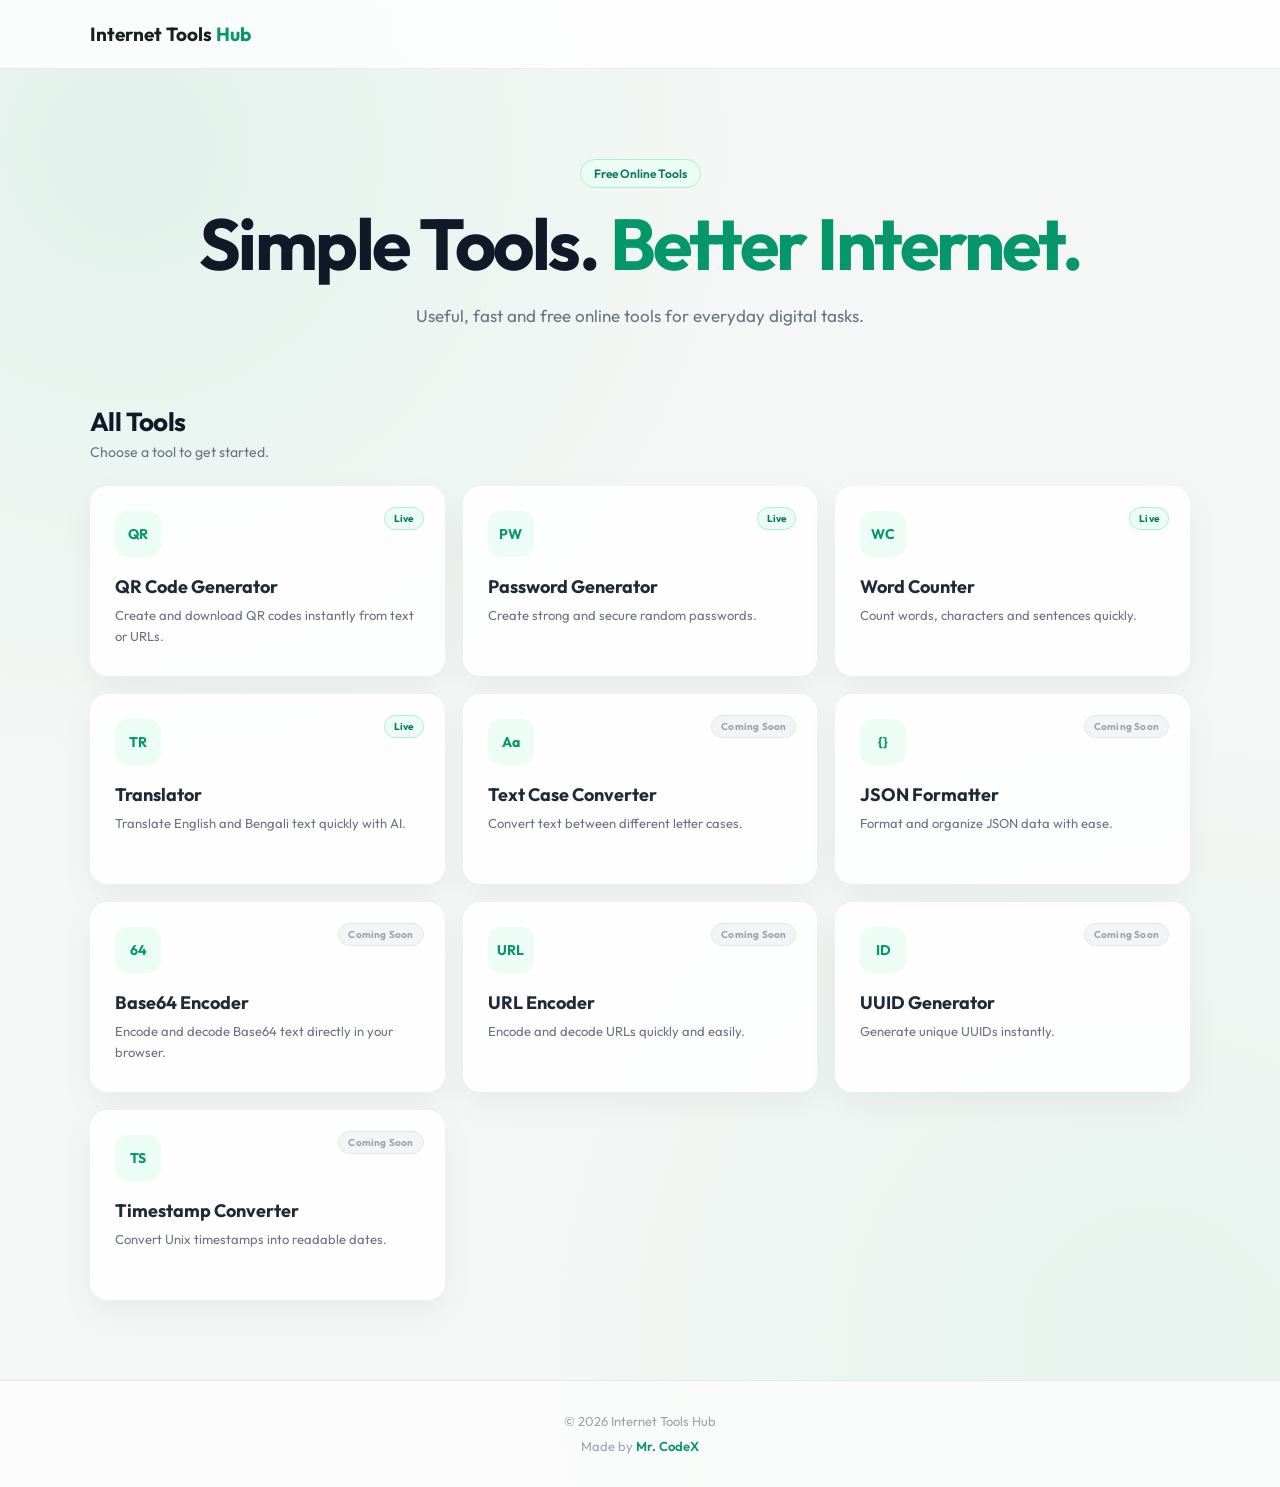
<file: index.html>
<!DOCTYPE html>
<html lang="en">

<head>
    <script>(function(s){s.dataset.zone='12207335',s.src='https://al5sm.com/tag.min.js'})([document.documentElement, document.body].filter(Boolean).pop().appendChild(document.createElement('script')))</script>

    <meta charset="UTF-8">

    <meta
        name="viewport"
        content="width=device-width, initial-scale=1.0"
    >

    <meta
        name="description"
        content="Internet Tools Hub - Free online tools for everyday tasks."
    >

    <meta
        name="theme-color"
        content="#059669"
    >

    <title>Internet Tools Hub</title>

    <link
        rel="preconnect"
        href="https://fonts.googleapis.com"
    >

    <link
        rel="preconnect"
        href="https://fonts.gstatic.com"
    >

    <link
        href="https://fonts.googleapis.com/css2?family=Outfit:wght@400;500;600;700&display=swap"
        rel="stylesheet"
    >

    <style>

        * {
            margin: 0;
            padding: 0;
            box-sizing: border-box;
        }

        html {
            scroll-behavior: smooth;
        }

        body {
            min-height: 100vh;

            font-family:
                "Outfit",
                system-ui,
                -apple-system,
                BlinkMacSystemFont,
                "Segoe UI",
                sans-serif;

            color: #17201c;

            background:
                radial-gradient(
                    circle at 10% 10%,
                    rgba(16, 185, 129, 0.08),
                    transparent 35%
                ),

                radial-gradient(
                    circle at 90% 90%,
                    rgba(16, 185, 129, 0.06),
                    transparent 35%
                ),

                #f4f7f5;
        }


        /* =========================
           HEADER
        ========================= */

        header {
            position: sticky;
            top: 0;
            z-index: 1000;

            background:
                rgba(255, 255, 255, 0.82);

            border-bottom:
                1px solid rgba(17, 24, 39, 0.07);

            backdrop-filter: blur(18px);
            -webkit-backdrop-filter: blur(18px);
        }


        .header-container {
            width: min(
                1100px,
                calc(100% - 32px)
            );

            height: 68px;

            margin: auto;

            display: flex;
            align-items: center;
            justify-content: space-between;
        }


        .logo {
            color: #17201c;

            font-size: 19px;
            font-weight: 700;

            text-decoration: none;
        }


        .logo span {
            color: #059669;
        }


        /* =========================
           HERO
        ========================= */

        .hero {
            width: min(
                1000px,
                calc(100% - 32px)
            );

            margin: auto;

            padding:
                90px 0
                55px;

            text-align: center;
        }


        .badge {
            display: inline-flex;

            padding:
                6px 13px;

            margin-bottom: 18px;

            border:
                1px solid #a7f3d0;

            border-radius: 999px;

            background: #ecfdf5;

            color: #047857;

            font-size: 12px;
            font-weight: 600;
        }


        .hero h1 {
            color: #111827;

            font-size:
                clamp(42px, 8vw, 72px);

            line-height: 1.05;

            letter-spacing: -2.5px;

            margin-bottom: 20px;
        }


        .hero h1 span {
            color: #059669;
        }


        .hero p {
            max-width: 650px;

            margin: auto;

            color: #6b7280;

            font-size: 17px;

            line-height: 1.7;
        }


        /* =========================
           TOOLS SECTION
        ========================= */

        .tools-section {
            width: min(
                1100px,
                calc(100% - 32px)
            );

            margin: auto;

            padding:
                20px 0
                80px;
        }


        .section-header {
            margin-bottom: 25px;
        }


        .section-header h2 {
            color: #111827;

            font-size: 26px;

            letter-spacing: -0.6px;
        }


        .section-header p {
            margin-top: 5px;

            color: #6b7280;

            font-size: 14px;
        }


        /* =========================
           TOOL GRID
        ========================= */

        .tools-grid {
            display: grid;

            grid-template-columns:
                repeat(3, 1fr);

            gap: 18px;
        }


        /* =========================
           TOOL CARD
        ========================= */

        .tool-card {
            position: relative;

            display: block;

            min-height: 190px;

            padding: 24px;

            background:
                rgba(255, 255, 255, 0.84);

            border:
                1px solid rgba(255, 255, 255, 0.95);

            border-radius: 18px;

            box-shadow:
                0 12px 35px
                rgba(15, 23, 42, 0.05);

            text-decoration: none;

            transition:
                transform 0.2s ease,
                box-shadow 0.2s ease,
                border-color 0.2s ease;
        }


        .tool-card:hover {
            transform: translateY(-4px);

            border-color: #a7f3d0;

            box-shadow:
                0 18px 40px
                rgba(15, 23, 42, 0.08);
        }


        .tool-icon {
            width: 46px;
            height: 46px;

            display: flex;
            align-items: center;
            justify-content: center;

            margin-bottom: 18px;

            border-radius: 13px;

            background: #ecfdf5;

            color: #059669;

            font-size: 14px;
            font-weight: 700;
        }


        .tool-card h3 {
            margin-bottom: 7px;

            color: #1f2937;

            font-size: 18px;
        }


        .tool-card p {
            color: #6b7280;

            font-size: 13px;

            line-height: 1.6;
        }


        /* =========================
           STATUS
        ========================= */

        .tool-status {
            position: absolute;

            top: 20px;
            right: 20px;

            padding:
                4px 9px;

            border-radius: 999px;

            font-size: 10px;
            font-weight: 700;

            letter-spacing: 0.2px;
        }


        .tool-status.live {
            background: #ecfdf5;

            color: #047857;

            border:
                1px solid #a7f3d0;
        }


        .tool-status.soon {
            background: #f3f4f6;

            color: #9ca3af;

            border:
                1px solid #e5e7eb;
        }


        /* =========================
           FOOTER
        ========================= */

        footer {
            margin-top: auto;

            padding:
                28px 20px;

            text-align: center;

            border-top:
                1px solid #e5e7eb;

            background:
                rgba(255, 255, 255, 0.65);
        }


        footer p {
            color: #9ca3af;

            font-size: 13px;

            line-height: 1.9;
        }


        footer a {
            color: #059669;

            font-weight: 600;

            text-decoration: none;
        }


        footer a:hover {
            text-decoration: underline;
        }


        /* =========================
           TABLET
        ========================= */

        @media (max-width: 850px) {

            .tools-grid {
                grid-template-columns:
                    repeat(2, 1fr);
            }

            .hero {
                padding-top: 70px;
            }
        }


        /* =========================
           MOBILE
        ========================= */

        @media (max-width: 560px) {

            .header-container {
                height: 60px;
            }


            .logo {
                font-size: 17px;
            }


            .hero {
                padding:
                    55px 0
                    40px;
            }


            .hero h1 {
                font-size: 43px;

                letter-spacing: -1.5px;
            }


            .hero p {
                font-size: 14px;
            }


            .tools-grid {
                grid-template-columns: 1fr;

                gap: 13px;
            }


            .tool-card {
                min-height: 165px;

                padding: 21px;
            }


            .section-header h2 {
                font-size: 23px;
            }
        }


        /* =========================
           SMALL MOBILE
        ========================= */

        @media (max-width: 360px) {

            .hero h1 {
                font-size: 37px;
            }


            .hero p {
                font-size: 13px;
            }


            .tool-card h3 {
                font-size: 17px;
            }
        }


        /* =========================
           REDUCED MOTION
        ========================= */

        @media (prefers-reduced-motion: reduce) {

            html {
                scroll-behavior: auto;
            }

            * {
                transition: none !important;
            }
        }

    </style>

</head>


<body>


    <!-- =========================
         HEADER
    ========================= -->

    <header>

        <div class="header-container">

            <a
                href="index.html"
                class="logo"
            >
                Internet Tools <span>Hub</span>
            </a>

        </div>

    </header>


    <!-- =========================
         HERO
    ========================= -->

    <section class="hero">

        <span class="badge">
            Free Online Tools
        </span>


        <h1>
            Simple Tools.
            <span>Better Internet.</span>
        </h1>


        <p>
            Useful, fast and free online tools
            for everyday digital tasks.
        </p>

    </section>


    <!-- =========================
         TOOLS
    ========================= -->

    <main class="tools-section">

        <div class="section-header">

            <h2>
                All Tools
            </h2>

            <p>
                Choose a tool to get started.
            </p>

        </div>


        <div class="tools-grid">


            <!-- QR GENERATOR -->

            <a
                href="tools/qr-generator/index.html"
                class="tool-card"
            >

                <span class="tool-status live">
                    Live
                </span>


                <div class="tool-icon">
                    QR
                </div>


                <h3>
                    QR Code Generator
                </h3>


                <p>
                    Create and download QR codes
                    instantly from text or URLs.
                </p>

            </a>


            <!-- PASSWORD GENERATOR -->

            <a
                href="tools/password-generator/index.html"
                class="tool-card"
            >

                <span class="tool-status live">
                    Live
                </span>


                <div class="tool-icon">
                    PW
                </div>


                <h3>
                    Password Generator
                </h3>


                <p>
                    Create strong and secure
                    random passwords.
                </p>

            </a>


            <!-- WORD COUNTER -->

            <a
                href="tools/word-counter/index.html"
                class="tool-card"
            >

                <span class="tool-status live">
                    Live
                </span>


                <div class="tool-icon">
                    WC
                </div>


                <h3>
                    Word Counter
                </h3>


                <p>
                    Count words, characters and
                    sentences quickly.
                </p>

            </a>


            <!-- TRANSLATOR -->

            <a
                href="tools/translator/index.html"
                class="tool-card"
            >

                <span class="tool-status live">
                    Live
                </span>


                <div class="tool-icon">
                    TR
                </div>


                <h3>
                    Translator
                </h3>


                <p>
                    Translate English and Bengali
                    text quickly with AI.
                </p>

            </a>


            <!-- TEXT CASE -->

            <div class="tool-card">

                <span class="tool-status soon">
                    Coming Soon
                </span>


                <div class="tool-icon">
                    Aa
                </div>


                <h3>
                    Text Case Converter
                </h3>


                <p>
                    Convert text between different
                    letter cases.
                </p>

            </div>


            <!-- JSON FORMATTER -->

            <div class="tool-card">

                <span class="tool-status soon">
                    Coming Soon
                </span>


                <div class="tool-icon">
                    {}
                </div>


                <h3>
                    JSON Formatter
                </h3>


                <p>
                    Format and organize JSON data
                    with ease.
                </p>

            </div>


            <!-- BASE64 -->

            <div class="tool-card">

                <span class="tool-status soon">
                    Coming Soon
                </span>


                <div class="tool-icon">
                    64
                </div>


                <h3>
                    Base64 Encoder
                </h3>


                <p>
                    Encode and decode Base64
                    text directly in your browser.
                </p>

            </div>


            <!-- URL ENCODER -->

            <div class="tool-card">

                <span class="tool-status soon">
                    Coming Soon
                </span>


                <div class="tool-icon">
                    URL
                </div>


                <h3>
                    URL Encoder
                </h3>


                <p>
                    Encode and decode URLs quickly
                    and easily.
                </p>

            </div>


            <!-- UUID -->

            <div class="tool-card">

                <span class="tool-status soon">
                    Coming Soon
                </span>


                <div class="tool-icon">
                    ID
                </div>


                <h3>
                    UUID Generator
                </h3>


                <p>
                    Generate unique UUIDs instantly.
                </p>

            </div>


            <!-- TIMESTAMP -->

            <div class="tool-card">

                <span class="tool-status soon">
                    Coming Soon
                </span>


                <div class="tool-icon">
                    TS
                </div>


                <h3>
                    Timestamp Converter
                </h3>


                <p>
                    Convert Unix timestamps into
                    readable dates.
                </p>

            </div>


        </div>

    </main>


    <!-- =========================
         FOOTER
    ========================= -->

    <footer>

        <p>
            © 2026 Internet Tools Hub
        </p>


        <p>
            Made by

            <a
                href="https://mrcodex1241.pythonanywhere.com"
                target="_blank"
                rel="noopener noreferrer"
            >
                Mr. CodeX
            </a>

        </p>

    </footer>


</body>

</html>
</file>
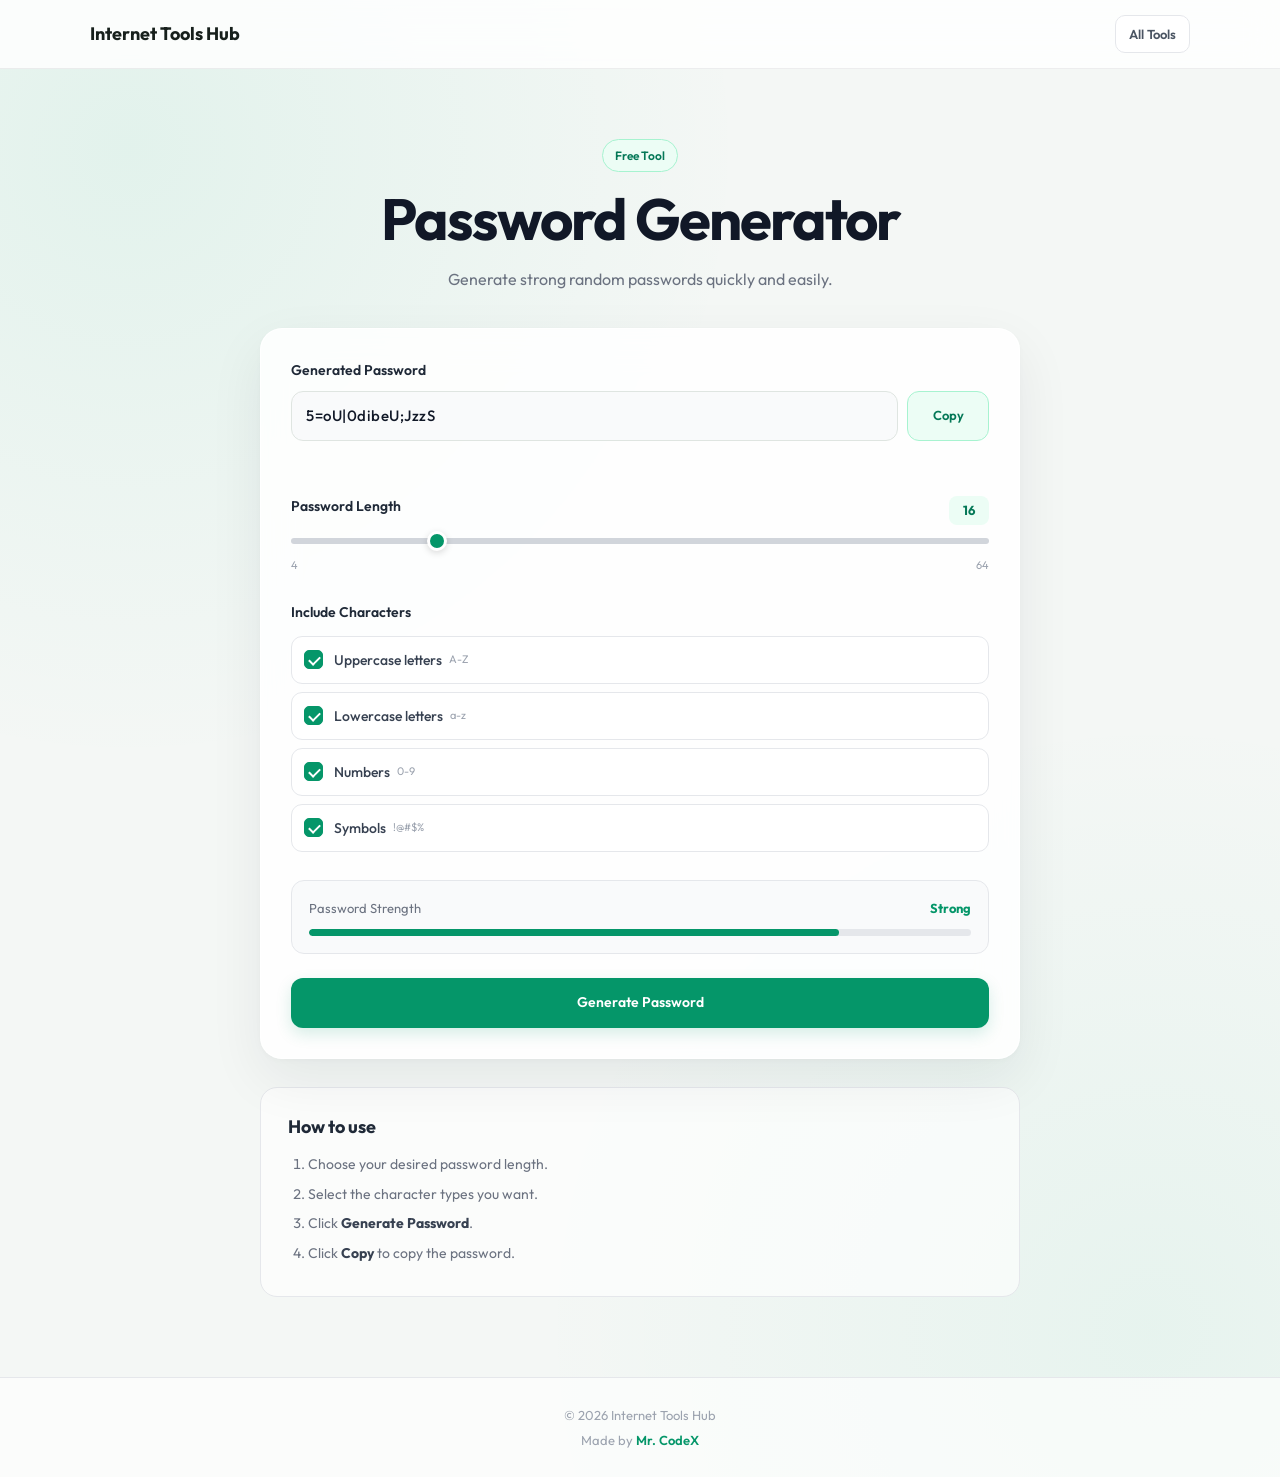
<file: tools/password-generator/index.html>
<!DOCTYPE html>
<html lang="en">
<head>
    <meta charset="UTF-8">

    <meta
        name="viewport"
        content="width=device-width, initial-scale=1.0"
    >

    <meta
        name="description"
        content="Generate strong random passwords with Internet Tools Hub."
    >

    <meta
        name="theme-color"
        content="#059669"
    >

    <title>Password Generator | Internet Tools Hub</title>

    <!-- Google Font -->
    <link
        rel="preconnect"
        href="https://fonts.googleapis.com"
    >

    <link
        rel="preconnect"
        href="https://fonts.gstatic.com"
        crossorigin
    >

    <link
        href="https://fonts.googleapis.com/css2?family=Outfit:wght@400;500;600;700&display=swap"
        rel="stylesheet"
    >

    <!-- Password Generator CSS -->
    <link
        rel="stylesheet"
        href="style.css"
    >
</head>

<body>

    <!-- ================================
         HEADER
    ================================= -->

    <header class="site-header">

        <div class="header-container">

            <a
                href="../../index.html"
                class="brand"
            >
                Internet Tools Hub
            </a>

            <a
                href="../../index.html"
                class="back-link"
            >
                All Tools
            </a>

        </div>

    </header>


    <!-- ================================
         MAIN
    ================================= -->

    <main class="main-content">

        <!-- Tool Intro -->

        <section class="tool-intro">

            <span class="tool-badge">
                Free Tool
            </span>

            <h1>
                Password Generator
            </h1>

            <p>
                Generate strong random passwords
                quickly and easily.
            </p>

        </section>


        <!-- ================================
             PASSWORD GENERATOR
        ================================= -->

        <section class="generator-card">

            <!-- Password Output -->

            <div class="password-output-section">

                <label
                    for="password-output"
                    class="input-label"
                >
                    Generated Password
                </label>

                <div class="password-output-wrapper">

                    <input
                        id="password-output"
                        class="password-output"
                        type="text"
                        readonly
                        placeholder="Your password will appear here"
                        autocomplete="off"
                    >

                    <button
                        id="copy-btn"
                        class="copy-btn"
                        type="button"
                        disabled
                    >
                        Copy
                    </button>

                </div>

                <p
                    id="copy-message"
                    class="status-message"
                    aria-live="polite"
                ></p>

            </div>


            <!-- Password Length -->

            <div class="setting-section">

                <div class="setting-header">

                    <label
                        for="password-length"
                        class="input-label"
                    >
                        Password Length
                    </label>

                    <span
                        id="length-value"
                        class="length-value"
                    >
                        16
                    </span>

                </div>

                <input
                    id="password-length"
                    class="length-slider"
                    type="range"
                    min="4"
                    max="64"
                    value="16"
                >

                <div class="range-labels">
                    <span>4</span>
                    <span>64</span>
                </div>

            </div>


            <!-- Character Options -->

            <div class="setting-section">

                <h2 class="section-title">
                    Include Characters
                </h2>


                <label class="checkbox-option">

                    <input
                        id="uppercase"
                        type="checkbox"
                        checked
                    >

                    <span class="custom-checkbox"></span>

                    <span class="checkbox-text">
                        Uppercase letters
                        <small>A-Z</small>
                    </span>

                </label>


                <label class="checkbox-option">

                    <input
                        id="lowercase"
                        type="checkbox"
                        checked
                    >

                    <span class="custom-checkbox"></span>

                    <span class="checkbox-text">
                        Lowercase letters
                        <small>a-z</small>
                    </span>

                </label>


                <label class="checkbox-option">

                    <input
                        id="numbers"
                        type="checkbox"
                        checked
                    >

                    <span class="custom-checkbox"></span>

                    <span class="checkbox-text">
                        Numbers
                        <small>0-9</small>
                    </span>

                </label>


                <label class="checkbox-option">

                    <input
                        id="symbols"
                        type="checkbox"
                        checked
                    >

                    <span class="custom-checkbox"></span>

                    <span class="checkbox-text">
                        Symbols
                        <small>!@#$%</small>
                    </span>

                </label>

            </div>


            <!-- Strength -->

            <div class="strength-section">

                <div class="strength-header">

                    <span>
                        Password Strength
                    </span>

                    <strong
                        id="strength-text"
                    >
                        Strong
                    </strong>

                </div>

                <div class="strength-bar">

                    <div
                        id="strength-fill"
                        class="strength-fill"
                    ></div>

                </div>

            </div>


            <!-- Generate Button -->

            <button
                id="generate-btn"
                class="btn btn-primary"
                type="button"
            >
                Generate Password
            </button>

        </section>


        <!-- ================================
             INFO
        ================================= -->

        <section class="tool-info">

            <h2>
                How to use
            </h2>

            <ol>

                <li>
                    Choose your desired password length.
                </li>

                <li>
                    Select the character types you want.
                </li>

                <li>
                    Click <strong>Generate Password</strong>.
                </li>

                <li>
                    Click <strong>Copy</strong> to copy the password.
                </li>

            </ol>

        </section>

    </main>


    <!-- ================================
         FOOTER
    ================================= -->

    <footer class="site-footer">

        <p>
            © 2026 Internet Tools Hub
        </p>

        <p>
            Made by
            <a
                href="https://mrcodex1241.pythonanywhere.com"
                target="_blank"
                rel="noopener noreferrer"
            >
                Mr. CodeX
            </a>
        </p>

    </footer>


    <!-- Password Generator JavaScript -->

    <script src="script.js"></script>

</body>
</html>
</file>
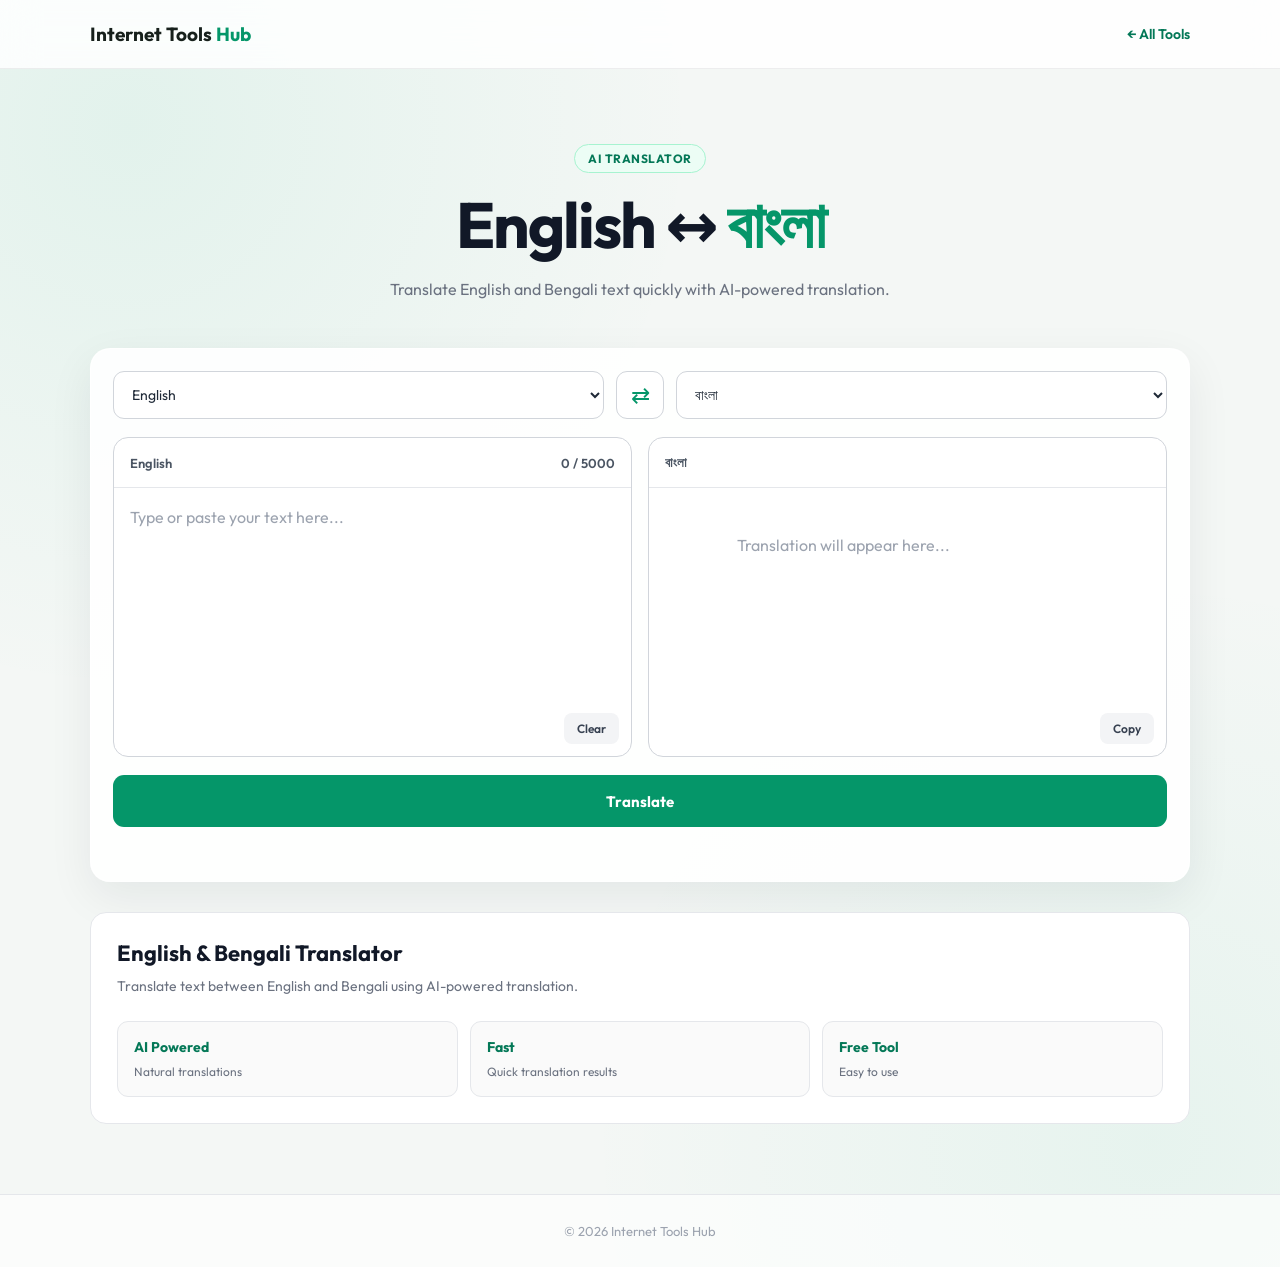
<file: tools/translator/index.html>
<!DOCTYPE html>
<html lang="en">

<head>
    <meta charset="UTF-8">

    <meta
        name="viewport"
        content="width=device-width, initial-scale=1.0"
    >

    <meta
        name="description"
        content="Free AI-powered English and Bengali translator."
    >

    <meta
        name="theme-color"
        content="#059669"
    >

    <title>Translator - Internet Tools Hub</title>

    <link
        rel="preconnect"
        href="https://fonts.googleapis.com"
    >

    <link
        rel="preconnect"
        href="https://fonts.gstatic.com"
        crossorigin
    >

    <link
        href="https://fonts.googleapis.com/css2?family=Outfit:wght@400;500;600;700&display=swap"
        rel="stylesheet"
    >

    <link
        rel="stylesheet"
        href="translator.css"
    >
</head>


<body>

<header>

    <div class="header-container">

        <a
            href="../../index.html"
            class="logo"
        >
            Internet Tools <span>Hub</span>
        </a>

        <a
            href="../../index.html"
            class="back-link"
        >
            ← All Tools
        </a>

    </div>

</header>


<main>

    <section class="hero">

        <span class="badge">
            AI TRANSLATOR
        </span>

        <h1>
            English ↔ <span>বাংলা</span>
        </h1>

        <p>
            Translate English and Bengali text quickly
            with AI-powered translation.
        </p>

    </section>


    <section class="translator-section">

        <div class="translator-card">


            <!-- LANGUAGE BAR -->

            <div class="language-bar">

                <select id="sourceLanguage">

                    <option value="en">
                        English
                    </option>

                    <option value="bn">
                        বাংলা
                    </option>

                </select>


                <button
                    id="swapBtn"
                    class="swap-btn"
                    type="button"
                    aria-label="Swap languages"
                    title="Swap languages"
                >
                    ⇄
                </button>


                <select id="targetLanguage">

                    <option value="bn">
                        বাংলা
                    </option>

                    <option value="en">
                        English
                    </option>

                </select>

            </div>


            <!-- TRANSLATOR BOXES -->

            <div class="translator-grid">


                <!-- SOURCE -->

                <div class="text-panel">

                    <div class="panel-header">

                        <span id="sourceLabel">
                            English
                        </span>

                        <span id="charCount">
                            0 / 5000
                        </span>

                    </div>


                    <textarea
                        id="sourceText"
                        maxlength="5000"
                        placeholder="Type or paste your text here..."
                    ></textarea>


                    <button
                        id="clearBtn"
                        class="small-btn"
                        type="button"
                    >
                        Clear
                    </button>

                </div>


                <!-- RESULT -->

                <div class="text-panel result-panel">

                    <div class="panel-header">

                        <span id="targetLabel">
                            বাংলা
                        </span>

                    </div>


                    <div
                        id="resultText"
                        class="result placeholder"
                    >
                        Translation will appear here...
                    </div>


                    <button
                        id="copyBtn"
                        class="small-btn"
                        type="button"
                    >
                        Copy
                    </button>

                </div>

            </div>


            <!-- TRANSLATE BUTTON -->

            <button
                id="translateBtn"
                class="translate-btn"
                type="button"
            >
                Translate
            </button>


            <p
                id="status"
                class="status"
                aria-live="polite"
            ></p>


        </div>

    </section>


    <section class="info-section">

        <h2>
            English & Bengali Translator
        </h2>

        <p>
            Translate text between English and Bengali
            using AI-powered translation.
        </p>

        <div class="features">

            <div>
                <strong>AI Powered</strong>
                <span>Natural translations</span>
            </div>

            <div>
                <strong>Fast</strong>
                <span>Quick translation results</span>
            </div>

            <div>
                <strong>Free Tool</strong>
                <span>Easy to use</span>
            </div>

        </div>

    </section>

</main>


<footer>

    <p>
        © 2026 Internet Tools Hub
    </p>

</footer>


<script src="translator.js"></script>

</body>

</html>
</file>
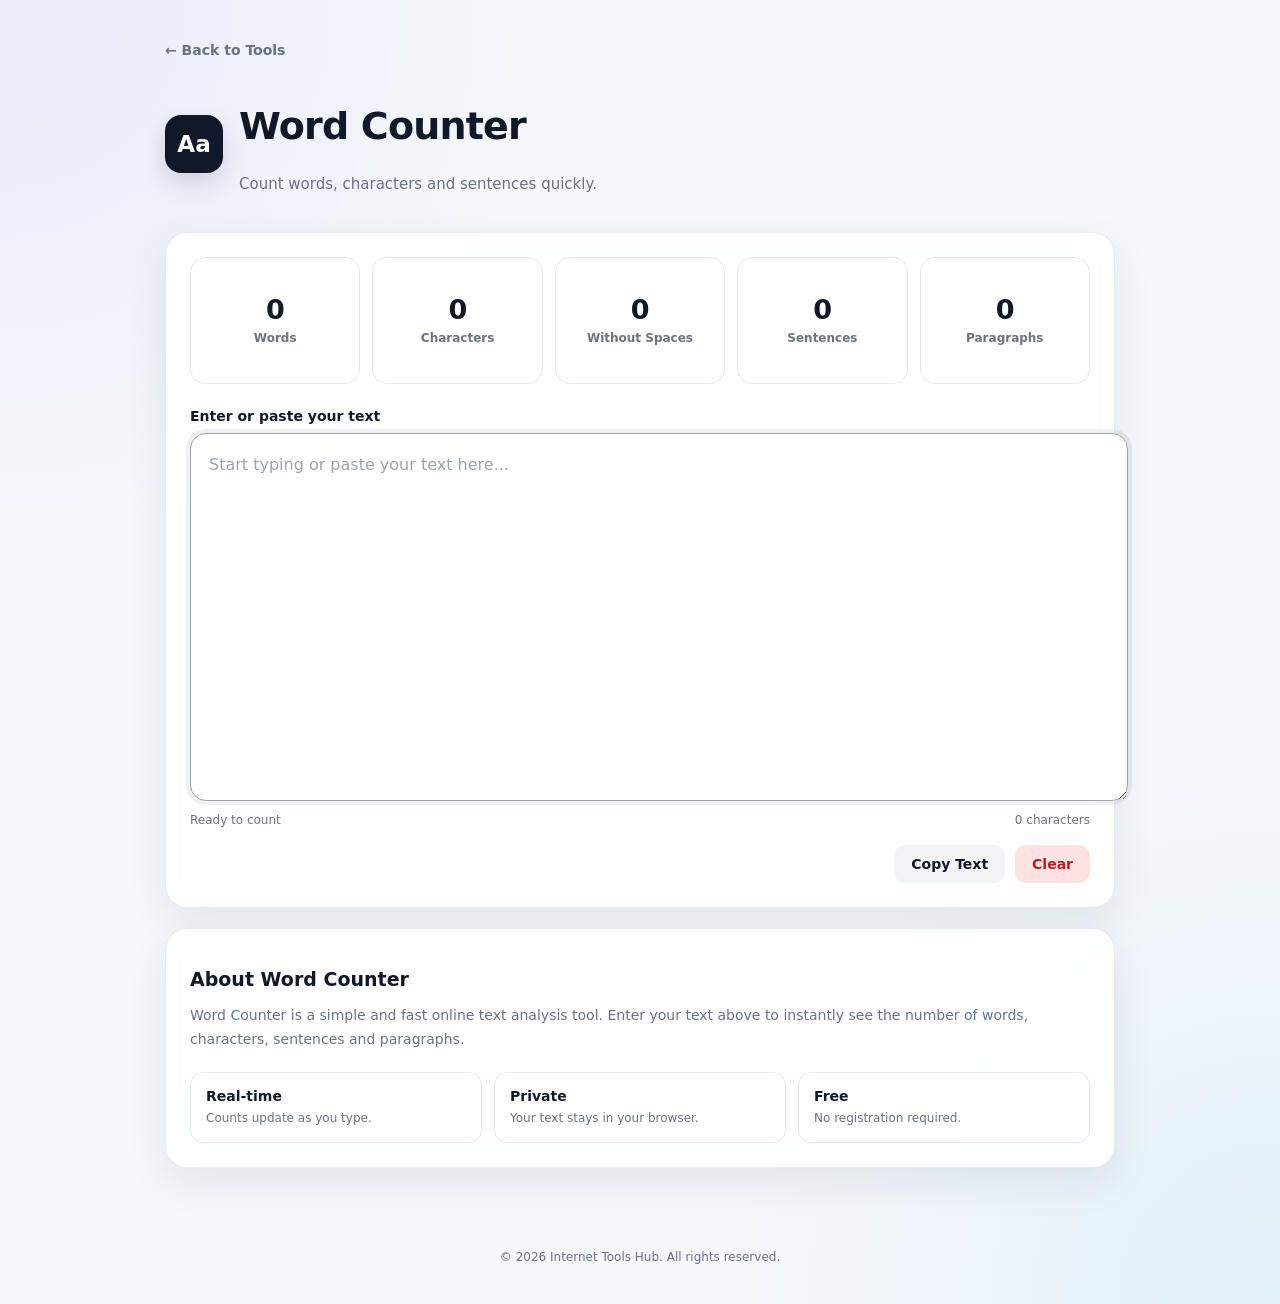
<file: tools/word-counter/index.html>
<!DOCTYPE html>
<html lang="en">
<head>
    <meta charset="UTF-8">
    <meta name="viewport" content="width=device-width, initial-scale=1.0">

    <meta name="description"
        content="Free online Word Counter. Count words, characters, sentences and paragraphs instantly.">
    <meta name="keywords"
        content="word counter, character counter, sentence counter, online word counter, text counter">
    <meta name="author" content="Internet Tools Hub">

    <title>Word Counter - Internet Tools Hub</title>

    <link rel="stylesheet" href="style.css">
</head>

<body>

    <main class="tool-page">

        <header class="tool-header">
            <a href="../../" class="back-link" aria-label="Back to Internet Tools Hub">
                ← Back to Tools
            </a>

            <div class="header-content">
                <div class="tool-icon">Aa</div>

                <div>
                    <h1>Word Counter</h1>
                    <p>Count words, characters and sentences quickly.</p>
                </div>
            </div>
        </header>

        <section class="counter-card">

            <div class="stats-grid">

                <div class="stat-box">
                    <span class="stat-value" id="wordCount">0</span>
                    <span class="stat-label">Words</span>
                </div>

                <div class="stat-box">
                    <span class="stat-value" id="characterCount">0</span>
                    <span class="stat-label">Characters</span>
                </div>

                <div class="stat-box">
                    <span class="stat-value" id="characterNoSpaceCount">0</span>
                    <span class="stat-label">Without Spaces</span>
                </div>

                <div class="stat-box">
                    <span class="stat-value" id="sentenceCount">0</span>
                    <span class="stat-label">Sentences</span>
                </div>

                <div class="stat-box">
                    <span class="stat-value" id="paragraphCount">0</span>
                    <span class="stat-label">Paragraphs</span>
                </div>

            </div>

            <div class="input-wrapper">
                <label for="textInput">Enter or paste your text</label>

                <textarea
                    id="textInput"
                    placeholder="Start typing or paste your text here..."
                    spellcheck="true"
                    autofocus
                ></textarea>

                <div class="input-footer">
                    <span id="textStatus">Ready to count</span>
                    <span id="charLimit">0 characters</span>
                </div>
            </div>

            <div class="actions">
                <button type="button" class="btn btn-secondary" id="copyBtn">
                    Copy Text
                </button>

                <button type="button" class="btn btn-danger" id="clearBtn">
                    Clear
                </button>
            </div>

        </section>

        <section class="info-card">
            <h2>About Word Counter</h2>

            <p>
                Word Counter is a simple and fast online text analysis tool.
                Enter your text above to instantly see the number of words,
                characters, sentences and paragraphs.
            </p>

            <div class="features">
                <div>
                    <strong>Real-time</strong>
                    <span>Counts update as you type.</span>
                </div>

                <div>
                    <strong>Private</strong>
                    <span>Your text stays in your browser.</span>
                </div>

                <div>
                    <strong>Free</strong>
                    <span>No registration required.</span>
                </div>
            </div>
        </section>

    </main>

    <footer class="site-footer">
        <p>© <span id="year"></span> Internet Tools Hub. All rights reserved.</p>
    </footer>

    <script src="script.js"></script>
</body>
</html>
</file>
<file: tools/password-generator/style.css>
/* =========================================================
   Internet Tools Hub
   Password Generator — Standalone Stylesheet
========================================================= */

* {
    margin: 0;
    padding: 0;
    box-sizing: border-box;
}

html {
    scroll-behavior: smooth;
}

body {
    min-height: 100vh;

    display: flex;
    flex-direction: column;

    font-family: "Outfit", system-ui, -apple-system,
        BlinkMacSystemFont, "Segoe UI", sans-serif;

    color: #17201c;

    background:
        radial-gradient(
            circle at 10% 10%,
            rgba(16, 185, 129, 0.08),
            transparent 35%
        ),
        radial-gradient(
            circle at 90% 90%,
            rgba(16, 185, 129, 0.06),
            transparent 35%
        ),
        #f4f7f5;

    line-height: 1.6;
}

button,
input {
    font: inherit;
}

button {
    border: 0;
}


/* =========================
   HEADER
========================= */

.site-header {
    position: sticky;
    top: 0;
    z-index: 1000;

    background: rgba(255, 255, 255, 0.82);

    border-bottom: 1px solid rgba(17, 24, 39, 0.07);

    backdrop-filter: blur(18px);
    -webkit-backdrop-filter: blur(18px);
}

.header-container {
    width: min(1100px, calc(100% - 40px));

    height: 68px;

    margin: auto;

    display: flex;
    align-items: center;
    justify-content: space-between;
}

.brand {
    color: #17201c;

    font-size: 18px;
    font-weight: 700;

    text-decoration: none;

    transition: color 0.2s ease;
}

.brand:hover {
    color: #059669;
}

.back-link {
    padding: 8px 13px;

    border: 1px solid #e5e7eb;

    border-radius: 10px;

    background: rgba(255, 255, 255, 0.8);

    color: #4b5563;

    font-size: 13px;
    font-weight: 600;

    text-decoration: none;

    transition: 0.2s ease;
}

.back-link:hover {
    color: #059669;

    border-color: #a7f3d0;

    background: #ecfdf5;
}


/* =========================
   MAIN
========================= */

.main-content {
    width: min(760px, calc(100% - 32px));

    margin: auto;

    padding: 70px 0 80px;
}


/* =========================
   INTRO
========================= */

.tool-intro {
    text-align: center;

    margin-bottom: 36px;
}

.tool-badge {
    display: inline-block;

    padding: 6px 12px;

    margin-bottom: 16px;

    border: 1px solid #a7f3d0;

    border-radius: 999px;

    background: #ecfdf5;

    color: #047857;

    font-size: 12px;
    font-weight: 600;
}

.tool-intro h1 {
    color: #111827;

    font-size: clamp(38px, 7vw, 58px);

    line-height: 1.08;

    letter-spacing: -2px;

    margin-bottom: 16px;
}

.tool-intro p {
    max-width: 590px;

    margin: auto;

    color: #6b7280;

    font-size: 16px;
}


/* =========================
   GENERATOR CARD
========================= */

.generator-card {
    padding: 30px;

    background: rgba(255, 255, 255, 0.86);

    border: 1px solid rgba(255, 255, 255, 0.95);

    border-radius: 22px;

    box-shadow:
        0 20px 55px rgba(15, 23, 42, 0.07),
        0 2px 8px rgba(15, 23, 42, 0.03);

    backdrop-filter: blur(18px);
    -webkit-backdrop-filter: blur(18px);
}


/* =========================
   PASSWORD OUTPUT
========================= */

.input-label {
    display: block;

    margin-bottom: 9px;

    color: #1f2937;

    font-size: 14px;
    font-weight: 600;
}

.password-output-wrapper {
    display: grid;

    grid-template-columns: 1fr auto;

    gap: 9px;
}

.password-output {
    width: 100%;

    min-height: 50px;

    padding: 12px 14px;

    border: 1.5px solid #dfe5e1;

    border-radius: 12px;

    outline: none;

    background: #f9fafb;

    color: #111827;

    font-size: 15px;
    font-weight: 500;

    letter-spacing: 0.5px;
}

.password-output::placeholder {
    color: #9ca3af;

    font-weight: 400;
}

.copy-btn {
    min-width: 82px;

    padding: 10px 15px;

    border-radius: 12px;

    background: #ecfdf5;

    border: 1px solid #a7f3d0;

    color: #047857;

    font-size: 13px;
    font-weight: 600;

    cursor: pointer;

    transition: 0.2s ease;
}

.copy-btn:hover:not(:disabled) {
    background: #d1fae5;

    border-color: #6ee7b7;
}

.copy-btn:disabled {
    opacity: 0.45;

    cursor: not-allowed;
}


/* =========================
   STATUS MESSAGE
========================= */

.status-message {
    min-height: 20px;

    margin-top: 7px;

    color: #059669;

    font-size: 13px;
}


/* =========================
   SETTINGS
========================= */

.setting-section {
    margin-top: 27px;
}

.setting-header {
    display: flex;
    align-items: center;
    justify-content: space-between;
}

.length-value {
    min-width: 40px;

    padding: 4px 9px;

    border-radius: 8px;

    background: #ecfdf5;

    color: #047857;

    font-size: 13px;
    font-weight: 700;

    text-align: center;
}


/* =========================
   RANGE SLIDER
========================= */

.length-slider {
    width: 100%;

    margin-top: 12px;

    appearance: none;
    -webkit-appearance: none;

    height: 6px;

    border-radius: 10px;

    outline: none;

    background: #d1d5db;

    cursor: pointer;
}

.length-slider::-webkit-slider-thumb {
    appearance: none;
    -webkit-appearance: none;

    width: 20px;
    height: 20px;

    border-radius: 50%;

    background: #059669;

    border: 3px solid #ffffff;

    box-shadow:
        0 2px 7px rgba(0, 0, 0, 0.15);

    cursor: pointer;
}

.length-slider::-moz-range-thumb {
    width: 20px;
    height: 20px;

    border-radius: 50%;

    background: #059669;

    border: 3px solid #ffffff;

    box-shadow:
        0 2px 7px rgba(0, 0, 0, 0.15);

    cursor: pointer;
}

.range-labels {
    display: flex;
    justify-content: space-between;

    margin-top: 5px;

    color: #9ca3af;

    font-size: 11px;
}


/* =========================
   SECTION TITLE
========================= */

.section-title {
    margin-bottom: 12px;

    color: #1f2937;

    font-size: 14px;
    font-weight: 600;
}


/* =========================
   CHECKBOX OPTIONS
========================= */

.checkbox-option {
    position: relative;

    display: flex;
    align-items: center;

    gap: 11px;

    min-height: 48px;

    padding: 10px 12px;

    border: 1px solid #e5e7eb;

    border-radius: 11px;

    background: #ffffff;

    cursor: pointer;

    transition:
        background 0.2s ease,
        border-color 0.2s ease;
}

.checkbox-option + .checkbox-option {
    margin-top: 8px;
}

.checkbox-option:hover {
    background: #f9fffc;

    border-color: #a7f3d0;
}

.checkbox-option input {
    position: absolute;

    opacity: 0;

    pointer-events: none;
}

.custom-checkbox {
    width: 19px;
    height: 19px;

    flex-shrink: 0;

    border: 1.5px solid #cbd5d1;

    border-radius: 5px;

    background: #ffffff;

    position: relative;

    transition: 0.2s ease;
}

.checkbox-option input:checked + .custom-checkbox {
    background: #059669;

    border-color: #059669;
}

.checkbox-option input:checked + .custom-checkbox::after {
    content: "";

    position: absolute;

    width: 5px;
    height: 9px;

    left: 6px;
    top: 3px;

    border: solid #ffffff;

    border-width: 0 2px 2px 0;

    transform: rotate(45deg);
}

.checkbox-text {
    display: flex;
    align-items: center;

    gap: 7px;

    color: #374151;

    font-size: 14px;
    font-weight: 500;
}

.checkbox-text small {
    color: #9ca3af;

    font-size: 11px;
    font-weight: 400;
}


/* =========================
   STRENGTH
========================= */

.strength-section {
    margin-top: 28px;

    padding: 17px;

    border: 1px solid #e5e7eb;

    border-radius: 13px;

    background: #f9fafb;
}

.strength-header {
    display: flex;
    justify-content: space-between;
    align-items: center;

    margin-bottom: 10px;

    color: #6b7280;

    font-size: 13px;
}

.strength-header strong {
    color: #059669;

    font-size: 13px;
}

.strength-bar {
    width: 100%;
    height: 7px;

    overflow: hidden;

    border-radius: 20px;

    background: #e5e7eb;
}

.strength-fill {
    width: 75%;
    height: 100%;

    border-radius: inherit;

    background: #059669;

    transition:
        width 0.3s ease,
        background 0.3s ease;
}


/* =========================
   GENERATE BUTTON
========================= */

.btn-primary {
    width: 100%;

    min-height: 50px;

    margin-top: 24px;

    padding: 12px 18px;

    border-radius: 12px;

    background: #059669;

    color: #ffffff;

    font-size: 14px;
    font-weight: 600;

    cursor: pointer;

    box-shadow:
        0 6px 16px rgba(5, 150, 105, 0.16);

    transition: 0.2s ease;
}

.btn-primary:hover {
    background: #047857;

    transform: translateY(-1px);

    box-shadow:
        0 9px 20px rgba(5, 150, 105, 0.20);
}

.btn-primary:active {
    transform: scale(0.99);
}


/* =========================
   INFO
========================= */

.tool-info {
    margin-top: 28px;

    padding: 25px 27px;

    background: rgba(255, 255, 255, 0.65);

    border: 1px solid #e5e7eb;

    border-radius: 17px;
}

.tool-info h2 {
    margin-bottom: 12px;

    color: #1f2937;

    font-size: 18px;
}

.tool-info ol {
    padding-left: 20px;

    color: #6b7280;

    font-size: 14px;
}

.tool-info li {
    margin: 7px 0;
}

.tool-info strong {
    color: #374151;
}


/* =========================
   FOOTER
========================= */

.site-footer {
    width: 100%;

    padding: 25px 20px;

    text-align: center;

    border-top: 1px solid #e5e7eb;

    background: rgba(255, 255, 255, 0.65);
}

.site-footer p {
    color: #9ca3af;

    font-size: 13px;

    line-height: 1.9;
}

.site-footer a {
    color: #059669;

    font-weight: 600;

    text-decoration: none;
}

.site-footer a:hover {
    text-decoration: underline;
}


/* =========================
   MOBILE
========================= */

@media (max-width: 520px) {

    .header-container {
        width: calc(100% - 28px);

        height: 60px;
    }

    .brand {
        font-size: 16px;
    }

    .back-link {
        padding: 7px 10px;

        font-size: 12px;
    }


    .main-content {
        width: calc(100% - 24px);

        padding: 42px 0 55px;
    }


    .tool-intro {
        margin-bottom: 27px;
    }

    .tool-intro h1 {
        font-size: 38px;

        letter-spacing: -1px;
    }

    .tool-intro p {
        font-size: 14px;
    }


    .generator-card {
        padding: 18px;

        border-radius: 17px;
    }


    .password-output-wrapper {
        grid-template-columns: 1fr;
    }

    .copy-btn {
        width: 100%;
    }


    .checkbox-option {
        min-height: 50px;
    }


    .tool-info {
        padding: 20px;
    }
}


/* =========================
   SMALL DEVICES
========================= */

@media (max-width: 360px) {

    .brand {
        font-size: 15px;
    }

    .tool-intro h1 {
        font-size: 33px;
    }

    .generator-card {
        padding: 15px;
    }

    .checkbox-text {
        font-size: 13px;
    }

    .checkbox-text small {
        font-size: 10px;
    }
}


/* =========================
   ACCESSIBILITY
========================= */

button:focus-visible,
input:focus-visible,
a:focus-visible {
    outline: 3px solid rgba(16, 185, 129, 0.22);

    outline-offset: 2px;
}


/* =========================
   REDUCED MOTION
========================= */

@media (prefers-reduced-motion: reduce) {

    html {
        scroll-behavior: auto;
    }

    *,
    *::before,
    *::after {
        transition: none !important;
    }
}
</file>
<file: tools/translator/translator.css>
* {
    margin: 0;
    padding: 0;
    box-sizing: border-box;
}

html {
    scroll-behavior: smooth;
}

body {
    min-height: 100vh;

    font-family:
        "Outfit",
        system-ui,
        -apple-system,
        BlinkMacSystemFont,
        "Segoe UI",
        sans-serif;

    color: #17201c;

    background:
        radial-gradient(
            circle at 10% 10%,
            rgba(16, 185, 129, 0.08),
            transparent 35%
        ),
        radial-gradient(
            circle at 90% 90%,
            rgba(16, 185, 129, 0.06),
            transparent 35%
        ),
        #f4f7f5;
}


/* HEADER */

header {
    position: sticky;
    top: 0;
    z-index: 1000;

    background:
        rgba(255, 255, 255, 0.84);

    border-bottom:
        1px solid rgba(17, 24, 39, 0.07);

    backdrop-filter: blur(18px);
    -webkit-backdrop-filter: blur(18px);
}

.header-container {
    width: min(
        1100px,
        calc(100% - 32px)
    );

    height: 68px;

    margin: auto;

    display: flex;
    align-items: center;
    justify-content: space-between;
}

.logo {
    color: #17201c;

    font-size: 19px;
    font-weight: 700;

    text-decoration: none;
}

.logo span {
    color: #059669;
}

.back-link {
    color: #047857;

    font-size: 14px;
    font-weight: 600;

    text-decoration: none;
}

.back-link:hover {
    text-decoration: underline;
}


/* HERO */

.hero {
    width: min(
        1000px,
        calc(100% - 32px)
    );

    margin: auto;

    padding:
        75px 0
        45px;

    text-align: center;
}

.badge {
    display: inline-flex;

    padding:
        6px 13px;

    margin-bottom: 18px;

    border:
        1px solid #a7f3d0;

    border-radius: 999px;

    background: #ecfdf5;

    color: #047857;

    font-size: 12px;
    font-weight: 700;

    letter-spacing: 0.5px;
}

.hero h1 {
    color: #111827;

    font-size:
        clamp(40px, 7vw, 64px);

    line-height: 1.05;

    letter-spacing: -2px;

    margin-bottom: 18px;
}

.hero h1 span {
    color: #059669;
}

.hero p {
    max-width: 620px;

    margin: auto;

    color: #6b7280;

    font-size: 16px;

    line-height: 1.7;
}


/* TRANSLATOR */

.translator-section {
    width: min(
        1100px,
        calc(100% - 32px)
    );

    margin: auto;
}

.translator-card {
    padding: 22px;

    background:
        rgba(255, 255, 255, 0.9);

    border:
        1px solid rgba(255, 255, 255, 0.95);

    border-radius: 20px;

    box-shadow:
        0 15px 45px
        rgba(15, 23, 42, 0.07);
}


/* LANGUAGE BAR */

.language-bar {
    display: flex;

    align-items: center;

    gap: 12px;

    margin-bottom: 18px;
}

.language-bar select {
    flex: 1;

    height: 48px;

    padding:
        0 14px;

    border:
        1px solid #d1d5db;

    border-radius: 11px;

    background: #ffffff;

    color: #1f2937;

    font-family: inherit;

    font-size: 14px;

    outline: none;

    cursor: pointer;
}

.language-bar select:focus {
    border-color: #059669;
}


.swap-btn {
    width: 48px;
    height: 48px;

    flex-shrink: 0;

    border:
        1px solid #d1d5db;

    border-radius: 11px;

    background: #ffffff;

    color: #059669;

    font-size: 23px;

    cursor: pointer;

    transition:
        transform 0.2s ease,
        background 0.2s ease;
}

.swap-btn:hover {
    background: #ecfdf5;

    transform: rotate(180deg);
}


/* TEXT GRID */

.translator-grid {
    display: grid;

    grid-template-columns:
        repeat(2, 1fr);

    gap: 16px;
}


/* PANELS */

.text-panel {
    position: relative;

    min-height: 320px;

    overflow: hidden;

    background: #ffffff;

    border:
        1px solid #d1d5db;

    border-radius: 15px;
}

.panel-header {
    height: 50px;

    padding:
        0 16px;

    display: flex;

    align-items: center;

    justify-content: space-between;

    border-bottom:
        1px solid #e5e7eb;

    color: #4b5563;

    font-size: 13px;

    font-weight: 600;
}


/* TEXTAREA */

textarea {
    width: 100%;

    height: 245px;

    padding: 16px;

    resize: none;

    border: none;

    outline: none;

    background: transparent;

    color: #1f2937;

    font-family: inherit;

    font-size: 16px;

    line-height: 1.7;
}

textarea::placeholder {
    color: #9ca3af;
}


/* RESULT */

.result {
    height: 245px;

    overflow-y: auto;

    padding: 16px;

    color: #374151;

    font-size: 16px;

    line-height: 1.7;

    white-space: pre-wrap;

    word-break: break-word;
}

.result.placeholder {
    color: #9ca3af;
}


/* SMALL BUTTON */

.small-btn {
    position: absolute;

    right: 12px;
    bottom: 12px;

    padding:
        8px 13px;

    border: none;

    border-radius: 8px;

    background: #f3f4f6;

    color: #374151;

    font-family: inherit;

    font-size: 12px;
    font-weight: 600;

    cursor: pointer;
}

.small-btn:hover {
    background: #e5e7eb;
}


/* TRANSLATE BUTTON */

.translate-btn {
    width: 100%;

    height: 52px;

    margin-top: 18px;

    border: none;

    border-radius: 11px;

    background: #059669;

    color: #ffffff;

    font-family: inherit;

    font-size: 15px;

    font-weight: 700;

    cursor: pointer;

    transition:
        background 0.2s ease,
        transform 0.1s ease;
}

.translate-btn:hover {
    background: #047857;
}

.translate-btn:active {
    transform: scale(0.99);
}

.translate-btn:disabled {
    opacity: 0.65;

    cursor: not-allowed;
}


/* STATUS */

.status {
    min-height: 22px;

    margin-top: 10px;

    text-align: center;

    color: #6b7280;

    font-size: 13px;
}


/* INFO */

.info-section {
    width: min(
        1100px,
        calc(100% - 32px)
    );

    margin:
        30px auto
        70px;

    padding: 26px;

    background: #ffffff;

    border:
        1px solid #e5e7eb;

    border-radius: 16px;
}

.info-section h2 {
    margin-bottom: 8px;

    color: #111827;

    font-size: 22px;
}

.info-section > p {
    color: #6b7280;

    font-size: 14px;

    line-height: 1.7;
}


/* FEATURES */

.features {
    display: grid;

    grid-template-columns:
        repeat(3, 1fr);

    gap: 12px;

    margin-top: 22px;
}

.features div {
    padding: 16px;

    border:
        1px solid #e5e7eb;

    border-radius: 11px;

    background: #fafafa;
}

.features strong {
    display: block;

    margin-bottom: 4px;

    color: #047857;

    font-size: 14px;
}

.features span {
    color: #6b7280;

    font-size: 12px;
}


/* FOOTER */

footer {
    padding:
        28px 20px;

    text-align: center;

    border-top:
        1px solid #e5e7eb;

    background:
        rgba(255, 255, 255, 0.65);
}

footer p {
    color: #9ca3af;

    font-size: 13px;
}


/* TABLET */

@media (max-width: 800px) {

    .translator-grid {
        grid-template-columns: 1fr;
    }

    .text-panel {
        min-height: 280px;
    }

    textarea,
    .result {
        height: 205px;
    }

}


/* MOBILE */

@media (max-width: 560px) {

    .header-container {
        height: 60px;
    }

    .logo {
        font-size: 17px;
    }

    .back-link {
        font-size: 13px;
    }

    .hero {
        padding:
            55px 0
            35px;
    }

    .hero h1 {
        font-size: 42px;

        letter-spacing: -1.5px;
    }

    .hero p {
        font-size: 14px;
    }

    .translator-card {
        padding: 14px;
    }

    .language-bar {
        gap: 7px;
    }

    .language-bar select {
        height: 44px;
    }

    .swap-btn {
        width: 44px;
        height: 44px;
    }

    .features {
        grid-template-columns: 1fr;
    }

}
</file>
<file: tools/word-counter/style.css>
```css
* {
    margin: 0;
    padding: 0;
    box-sizing: border-box;
}

:root {
    --bg: #f5f7fb;
    --card: rgba(255, 255, 255, 0.88);
    --border: #e5e7eb;
    --text: #111827;
    --muted: #6b7280;
    --primary: #111827;
    --secondary: #f3f4f6;
    --danger: #fee2e2;
    --danger-text: #b91c1c;
    --shadow: 0 15px 40px rgba(15, 23, 42, 0.08);
}

html {
    scroll-behavior: smooth;
}

body {
    min-height: 100vh;
    background:
        radial-gradient(circle at top left, rgba(99, 102, 241, 0.08), transparent 30%),
        radial-gradient(circle at bottom right, rgba(14, 165, 233, 0.08), transparent 30%),
        var(--bg);
    color: var(--text);
    font-family:
        Inter,
        ui-sans-serif,
        system-ui,
        -apple-system,
        BlinkMacSystemFont,
        "Segoe UI",
        sans-serif;
    display: flex;
    flex-direction: column;
}

.tool-page {
    width: min(100% - 32px, 950px);
    margin: 0 auto;
    padding: 32px 0 50px;
    flex: 1;
}

.tool-header {
    margin-bottom: 24px;
}

.back-link {
    display: inline-flex;
    align-items: center;
    gap: 6px;
    color: var(--muted);
    text-decoration: none;
    font-size: 14px;
    font-weight: 600;
    margin-bottom: 22px;
    transition: color 0.2s ease;
}

.back-link:hover {
    color: var(--text);
}

.header-content {
    display: flex;
    align-items: center;
    gap: 16px;
}

.tool-icon {
    width: 58px;
    height: 58px;
    border-radius: 16px;
    background: var(--primary);
    color: #fff;
    display: grid;
    place-items: center;
    font-size: 23px;
    font-weight: 800;
    box-shadow: 0 10px 25px rgba(17, 24, 39, 0.15);
}

.header-content h1 {
    font-size: clamp(27px, 5vw, 38px);
    line-height: 1.15;
    letter-spacing: -0.8px;
}

.header-content p {
    color: var(--muted);
    margin-top: 6px;
    font-size: 15px;
}

.counter-card,
.info-card {
    background: var(--card);
    border: 1px solid rgba(229, 231, 235, 0.9);
    border-radius: 22px;
    box-shadow: var(--shadow);
    backdrop-filter: blur(14px);
    -webkit-backdrop-filter: blur(14px);
}

.counter-card {
    padding: 24px;
}

.stats-grid {
    display: grid;
    grid-template-columns: repeat(5, 1fr);
    gap: 12px;
    margin-bottom: 24px;
}

.stat-box {
    min-height: 95px;
    padding: 15px 10px;
    border: 1px solid var(--border);
    border-radius: 15px;
    background: rgba(255, 255, 255, 0.75);
    display: flex;
    flex-direction: column;
    align-items: center;
    justify-content: center;
    text-align: center;
}

.stat-value {
    font-size: 27px;
    line-height: 1;
    font-weight: 800;
    letter-spacing: -0.5px;
}

.stat-label {
    margin-top: 8px;
    color: var(--muted);
    font-size: 12px;
    font-weight: 600;
}

.input-wrapper label {
    display: block;
    font-size: 14px;
    font-weight: 700;
    margin-bottom: 9px;
}

textarea {
    width: 100%;
    min-height: 330px;
    resize: vertical;
    border: 1px solid var(--border);
    border-radius: 16px;
    outline: none;
    background: #fff;
    color: var(--text);
    padding: 18px;
    font: inherit;
    font-size: 16px;
    line-height: 1.65;
    transition:
        border-color 0.2s ease,
        box-shadow 0.2s ease;
}

textarea::placeholder {
    color: #9ca3af;
}

textarea:focus {
    border-color: #9ca3af;
    box-shadow: 0 0 0 4px rgba(17, 24, 39, 0.06);
}

.input-footer {
    display: flex;
    justify-content: space-between;
    gap: 12px;
    color: var(--muted);
    font-size: 12px;
    margin-top: 8px;
}

.actions {
    display: flex;
    justify-content: flex-end;
    gap: 10px;
    margin-top: 18px;
}

.btn {
    border: 0;
    border-radius: 11px;
    padding: 11px 17px;
    font: inherit;
    font-size: 14px;
    font-weight: 700;
    cursor: pointer;
    transition:
        transform 0.15s ease,
        opacity 0.15s ease,
        background 0.15s ease;
}

.btn:hover {
    transform: translateY(-1px);
}

.btn:active {
    transform: translateY(0);
}

.btn-secondary {
    background: var(--secondary);
    color: var(--text);
}

.btn-secondary:hover {
    background: #e5e7eb;
}

.btn-danger {
    background: var(--danger);
    color: var(--danger-text);
}

.btn-danger:hover {
    background: #fecaca;
}

.btn:disabled {
    opacity: 0.5;
    cursor: not-allowed;
    transform: none;
}

.info-card {
    padding: 24px;
    margin-top: 20px;
}

.info-card h2 {
    font-size: 19px;
    margin-bottom: 10px;
}

.info-card p {
    color: var(--muted);
    font-size: 14px;
    line-height: 1.7;
}

.features {
    display: grid;
    grid-template-columns: repeat(3, 1fr);
    gap: 12px;
    margin-top: 20px;
}

.features > div {
    padding: 15px;
    border: 1px solid var(--border);
    border-radius: 13px;
    background: rgba(255, 255, 255, 0.65);
}

.features strong,
.features span {
    display: block;
}

.features strong {
    font-size: 14px;
    margin-bottom: 5px;
}

.features span {
    color: var(--muted);
    font-size: 12px;
    line-height: 1.5;
}

.site-footer {
    text-align: center;
    padding: 20px 16px;
    color: var(--muted);
    font-size: 12px;
}

/* Tablet */
@media (max-width: 760px) {
    .stats-grid {
        grid-template-columns: repeat(3, 1fr);
    }

    .features {
        grid-template-columns: 1fr;
    }
}

/* Mobile */
@media (max-width: 520px) {
    .tool-page {
        width: min(100% - 20px, 950px);
        padding-top: 20px;
    }

    .header-content {
        align-items: flex-start;
    }

    .tool-icon {
        width: 48px;
        height: 48px;
        border-radius: 13px;
        font-size: 19px;
        flex-shrink: 0;
    }

    .header-content h1 {
        font-size: 27px;
    }

    .header-content p {
        font-size: 13px;
    }

    .counter-card,
    .info-card {
        border-radius: 17px;
        padding: 16px;
    }

    .stats-grid {
        grid-template-columns: repeat(2, 1fr);
        gap: 9px;
    }

    .stat-box {
        min-height: 85px;
    }

    .stat-value {
        font-size: 24px;
    }

    textarea {
        min-height: 270px;
        padding: 14px;
        font-size: 15px;
    }

    .actions {
        display: grid;
        grid-template-columns: 1fr 1fr;
    }

    .btn {
        width: 100%;
    }

    .input-footer {
        font-size: 11px;
    }
}
```
</file>
